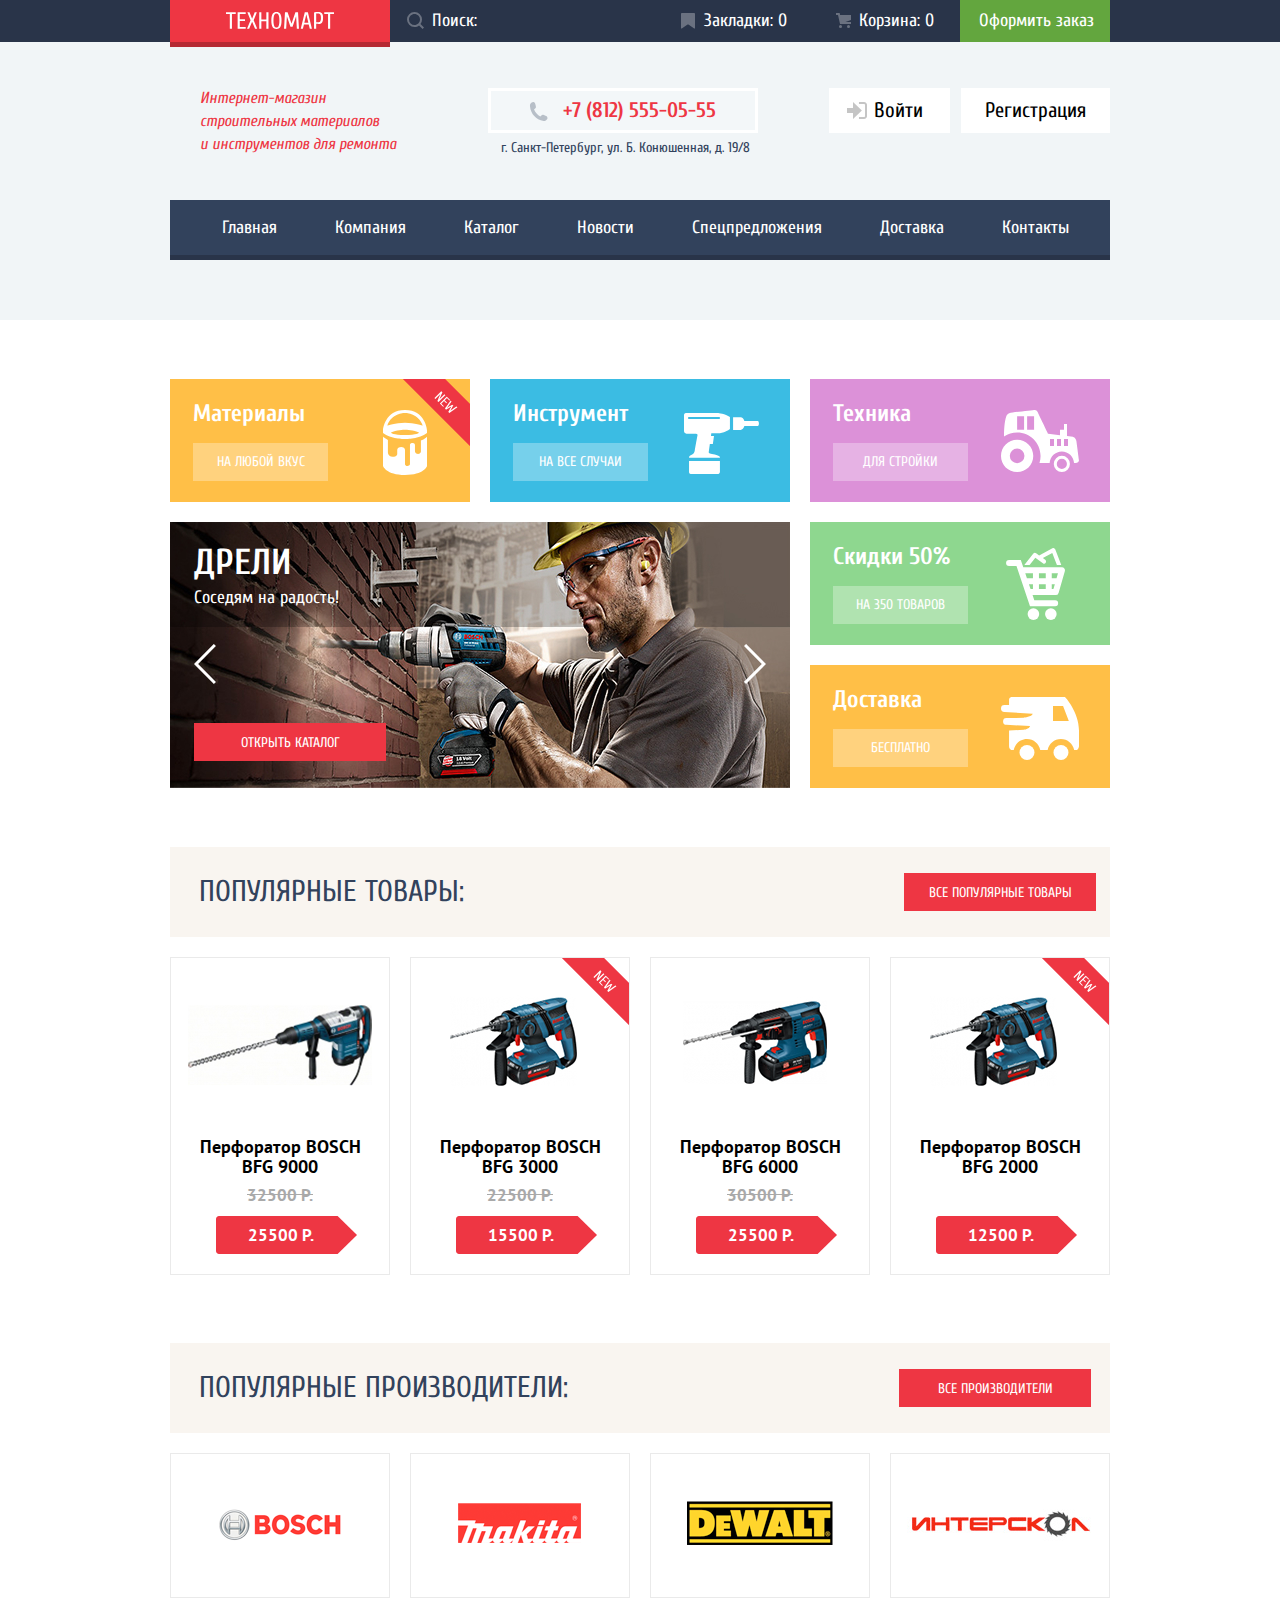
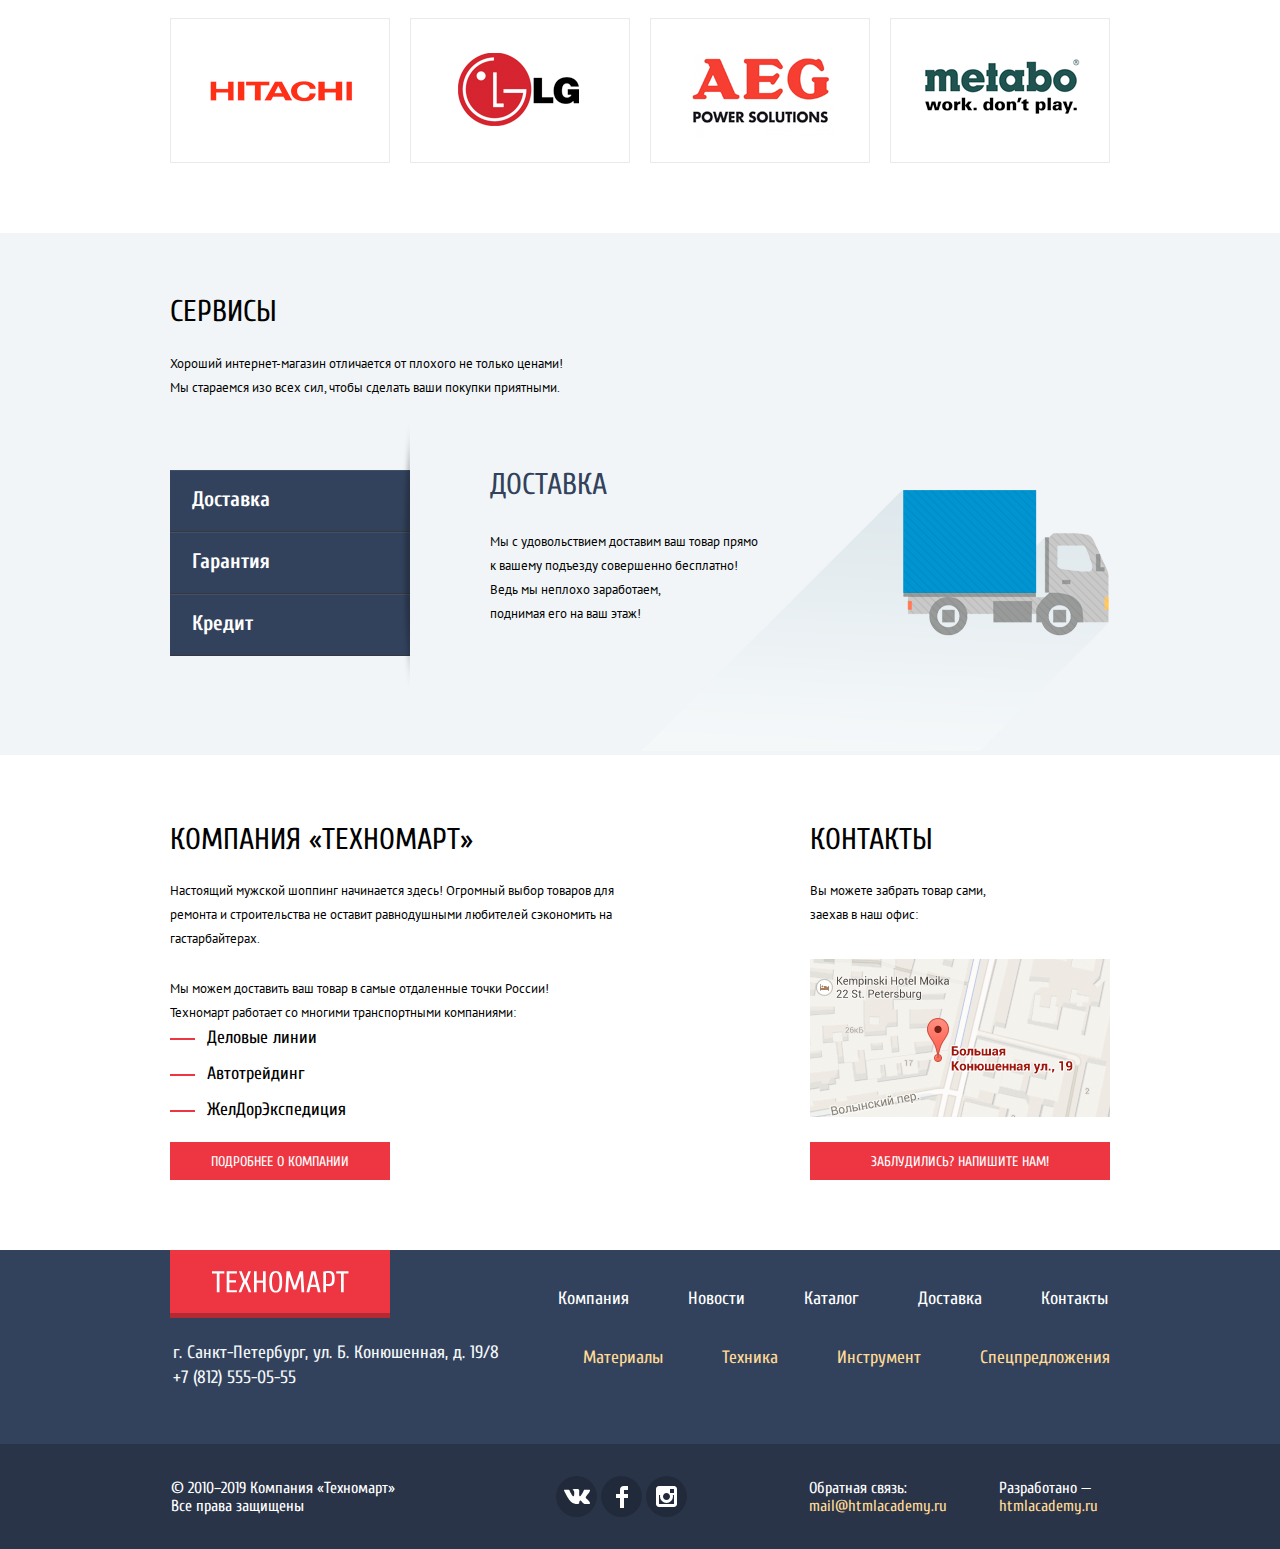
<file: index.html>
<!DOCTYPE html>
<html lang="ru" class="page">
  <head>
    <meta charset="utf-8">
    <title>HTML Academy: Техномарт</title>
    <link href="https://fonts.googleapis.com/css2?family=Cuprum:ital,wght@0,400;0,700;1,400&display=swap" rel="stylesheet">
    <link href="https://fonts.googleapis.com/css2?family=PT+Sans:wght@400;700&display=swap" rel="stylesheet">
    <link rel="stylesheet" href="css/normalize.css">
    <link rel="stylesheet" href="css/min.style.css">
  </head>
  <body class="page-body">
    <header class="header">
        <div class="header-top">
          <div class="header-container-top">
            <div class="logo">
              <a><img src="img/logo-technomart.svg" alt="логотип" width="108" height="18"></a>
            </div>
            <div class="search-field">
              <form action="https://echo.htmlacademy.ru/" class="search-form" method="get">
                <label for="search" class="visually-hidden">Поиск:</label>
                <input type="text" name="search" id="search" class="search-input" placeholder="Поиск:">
                <svg xmlns="http://www.w3.org/2000/svg" width="17" height="17" viewBox="0 0 17 17"><path fill="#ffffff" d="M17 15.586l-3.542-3.542A7.465 7.465 0 0 0 15 7.5 7.5 7.5 0 1 0 7.5 15c1.71 0 3.282-.579 4.544-1.542L15.586 17 17 15.586zM2 7.5C2 4.467 4.467 2 7.5 2 10.532 2 13 4.467 13 7.5c0 3.032-2.468 5.5-5.5 5.5A5.506 5.506 0 0 1 2 7.5z"/></svg>
              </form>
            </div>   
            <a href="#" class="bookmarks">Закладки: 0</a>
            <a href="#" class="shopping-cart">Корзина: 0</a>
            <a href="#" class="order-btn">Оформить заказ</a>        
          </div>          
        </div>
        <div class="header-middle">
          <div class="header-middle-wrapper">
            <div class="description-header">
              <p>Интернет-магазин строительных материалов<br>
                и инструментов для ремонта</p>
            </div>          
            <div class="contacts">
              <a href="tel:+78125550555" class="phone">+7 (812) 555-05-55</a>
              <svg xmlns="http://www.w3.org/2000/svg" width="19" height="19" viewBox="0 0 19 19"><path fill="#B7BFC8" d="M15.572 18.985h-.941c-4.129-.488-7.157-2.408-9.359-4.864C3.062 11.66 1.318 8.492.978 4.228V3.084c.078-.774.459-1.304.898-1.757C2.425.766 3.25.044 4.002.019c.554-.018 1.5.38 1.879.899.329.446.504 1.339.656 2.003.154.671.505 1.643.408 2.289-.148 1.007-1.487 1.434-1.879 2.166 1.307 3.135 3.443 5.439 6.293 7.031.715-.392 1.346-1.572 2.332-1.595.359-.009.818.178 1.184.286.402.121.75.275 1.104.408.596.224 1.648.521 2.004 1.021.365.513.57 1.356.49 1.879-.164 1.041-1.879 2.197-2.901 2.579z"/></svg>
              <p>г. Санкт-Петербург, ул. Б. Конюшенная, д. 19/8</p>
            </div>
            <div class="btn-menu-header">
              <ul class="btn-menu">
                <li>
                  <a href="#" class="btn-entrance">Войти</a>
                  <svg xmlns="http://www.w3.org/2000/svg" width="20" height="17" viewBox="0 0 20 17"><path fill="#c5c5c5" d="M14.875 8.5L6 0v6H0v5h6v6z"/><path fill="#c5c5c5" d="M16.986 15.01h-5.027V17h5.027c2.178 0 3.004-1.81 3.029-3.026V3.028C19.99 1.811 19.164 0 16.986 0h-5.027v1.99h5.027c.839 0 .992.681 1.01 1.057v10.904c-.017.376-.171 1.059-1.01 1.059z"/></svg>
                </li>
                <li>
                  <a href="#" class="btn-registration">Регистрация</a>
                </li>
              </ul>
            </div>
              
            
          </div>
        </div>
        <nav class="header-bottom">
          <ul class="nav-menu">
            <li>
              <a href="#" class="nav-item">Главная</a>
            </li>
            <li>
              <a href="#" class="nav-item">Компания</a>
            </li>
            <li>
              <a href="catalog.html" class="nav-item">Каталог</a>
            </li>
            <li>
              <a href="#" class="nav-item">Новости</a>
            </li>
            <li>
              <a href="#" class="nav-item">Спецпредложения</a>
            </li>
            <li>
              <a href="#" class="nav-item">Доставка</a>
            </li>
            <li>
              <a href="#" class="nav-item">Контакты</a>
            </li>
          </ul>
        </nav>       
    </header>
    <main>
      
        <section class="promo promo-grid">
        <div class="promo-item1 promo-item new">
          <p>Материалы </p>
          <a href="#" class="promo-btn">на любой вкус</a>

        </div>
        <div class="promo-item2 promo-item">
          <p>Инструмент </p>
          <a href="#" class="promo-btn">на все случаи</a>

        </div>
        <div class="promo-item3 promo-item">
          <p>Техника </p>
          <a href="#" class="promo-btn">для стройки</a>

        </div>
        <div class="promo-item4 promo-item">
          <p>Скидки 50% </p>
          <a href="#" class="promo-btn">на 350 товаров</a>

        </div>
        <div class="promo-item5 promo-item">
          <p>Доставка </p>
          <a href="#" class="promo-btn">бесплатно</a>

        </div>        
        <div class="slider">
            <ul class="slider-list slider-1 visually-hidden ">
              <li><h3 class="slide-title">Перфораторы</h3></li>
              <li><p class="slide-description">Настоящие мужские игрушки</p></li>
              <li><img src="img/slider-p.jpg" alt="Перфораторы" width="620" height="266"></li>
              <li><a href="catalog.html" class="button btn-catalog">Открыть каталог</a></li>
            </ul>                  
                     
            <ul class="slider-list slider-2 ">
              <li><h3 class="slide-title">Дрели</h3></li>
              <li><p class="slide-description">Соседям на радость!</p></li>
              <li><img src="img/slider-d.jpg" alt="Дрели" width="620" height="266"></li>
              <li><a href="catalog.html" class="button btn-catalog">Открыть каталог</a></li>
            </ul>
            
              <button type="button" class="btn-left slider-button-one"><img src="img/icon-left.svg" alt="левая кнопка" width="22" height="40"></button>
              <button type="button" class="btn-right slider-button-two"><img src="img/icon-right.svg" alt="правая кнопка" width="22" height="40"></button>
                      
          </div>            
        
      </section>
            
      <section class="catalog">
        <div class="catalog-title">
          <h2 class="popular-title">Популярные товары:</h2> 
          <div>
            <a href="#" class="button all-popular-item">Все популярные товары</a>
          </div>         
        </div>    
                 
        <div class="catalog-grid-main">
          <article class="catalog-item">
            <img src="img/b9000.jpg" alt="Перфоратор BOSCH BFG 9000" width="184" height="164" class="bosch9000">
            <h3>Перфоратор BOSCH<br>BFG 9000</h3>
            <p>32500 Р.</p>
            <a href="#" class="catalog-item-button">25500 Р.</a>
            <div class="hover-catalog-btn visually-hidden">
              <a href="#" class="btn-buy">Купить</a>
              <a href="#" class="btn-tab">В закладки</a>
            </div>
          </article>
          <article class="catalog-item new">
            <img src="img/b3000.jpg" alt="Перфоратор BOSCH BFG 3000" width="127" height="112" class="bosch3000">
            <h3>Перфоратор BOSCH<br>BFG 3000</h3>
            <p>22500 Р.</p>
            <a href="#" class="catalog-item-button">15500 Р.</a>
            <div class="hover-catalog-btn visually-hidden">
              <a href="#" class="btn-buy">Купить</a>
              <a href="#" class="btn-tab">В закладки</a>
            </div>
          </article>
          <article class="catalog-item">
            <img src="img/b6000.jpg" alt="Перфоратор BOSCH BFG 6000" width="144" height="128" class="bosch6000">
            <h3>Перфоратор BOSCH<br>BFG 6000</h3>
            <p>30500 Р.</p>
            <a href="#" class="catalog-item-button">25500 Р.</a>
            <div class="hover-catalog-btn visually-hidden">
              <a href="#" class="btn-buy">Купить</a>
              <a href="#" class="btn-tab">В закладки</a>
            </div>
          </article>
          <article class="catalog-item new">
            <img src="img/b2000.jpg" alt="Перфоратор BOSCH BFG 2000" width="127" height="112" class="bosch2000">
            <h3>Перфоратор BOSCH<br>BFG 2000</h3>
            <a href="#" class="catalog-item-button">12500 Р.</a>
            <div class="hover-catalog-btn visually-hidden">
              <a href="#" class="btn-buy">Купить</a>
              <a href="#" class="btn-tab">В закладки</a>
            </div>
          </article>
        </div>
        
      </section>

      <section class="popular-maker">
        <div class="popular-maker-menu">
          <h2 class="popular-title">Популярные производители:</h2>
          <div>
            <a href="catalog.html" class="button btn-catalog">Все производители</a>
          </div>
                    
        </div>
               
        <div class="grid-popular-maker">
          <div class="grid-item">
            <a href="#" class="popular-maker-item" >
              <img src="img/bosch.png" alt="bosch" width="126" height="37" class="img1" >
            </a>
          </div>
          <div class="grid-item">
            <a href="#" class="popular-maker-item">
              <img src="img/makita.png" alt="makita" width="123" height="40" class="img2">
            </a>
          </div>
          <div class="grid-item">
            <a href="#" class="popular-maker-item">
              <img src="img/dewolt.png" alt="dewolt" width="146" height="44" class="img3">
            </a>
          </div>
          <div class="grid-item">
            <a href="#" class="popular-maker-item">
              <img src="img/inter.png" alt="интерскол" width="200" height="88" class="img4">
            </a>
          </div>
          <div class="grid-item">
            <a href="#" class="popular-maker-item">
              <img src="img/hitachi.png" alt="hitachi" width="169" height="31" class="img5">
            </a>
          </div>
          <div class="grid-item">
            <a href="#" class="popular-maker-item">
              <img src="img/lg.png" alt="lg" width="121" height="73" class="img6">
            </a>
          </div>
          <div class="grid-item">
            <a href="#" class="popular-maker-item">
              <img src="img/aeg.png" alt="aeg" width="151" height="96" class="img7">
            </a>
          </div>
          <div class="grid-item">
            <a href="#" class="popular-maker-item">
              <img src="img/metabo.png" alt="metabo" width="204" height="69" class="img8">
            </a>
          </div>
        </div>        
      </section>

      <section class="serviсe">
        <div class="service-wrapper">
          <h3>Сервисы</h3>
          <p class="service-description">Хороший интернет-магазин отличается от плохого не только ценами!
            Мы стараемся изо всех сил, чтобы сделать ваши покупки приятными.</p>
            <div class="service-preference">
              <div>
                <ul class="preference-item">
                  <li><a href="#" class="delivery-link">Доставка</a></li>
                  <li><a href="#" class="guarantee-link">Гарантия</a></li>
                  <li><a href="#" class="credit-link">Кредит</a></li>
                </ul>
              </div>
                   
            
              <div class="delivery">                
                <h3>Доставка</h3>
                   <p>Мы с удовольствием доставим ваш товар прямо<br> 
                     к вашему подъезду совершенно бесплатно!<br>
                     Ведь мы неплохо заработаем,<br> 
                     поднимая его на ваш этаж!</p>
               </div>       
               <div class="guarantee visually-hidden">
                 <h3>Гарантия</h3>
                 <p>Если купленный у нас товар поломается или заискрит, <br>
                  а также в случае пожара, спровоцированного его<br> возгоранием,
                  вы всегда можете быть уверены в нашей<br> гарантии. Мы обменяем сгоревший товар на новый. <br>
                  Дом уж восстановите как-нибудь сами.</p>
               </div>
               <div class="credit visually-hidden">
                 <h3>Кредит</h3>
                 <p>Залезть в долговую яму стало проще!<br>
                 Кредитные консультанты придут вам на помощь.</p>
                 <a href="#" class="send-application-btn button">Отправить заявку</a>
               </div>      
            </div>
        </div>        
      </section>
             
      <section class="company-contacts">
        <div class="company-contacts-wrapper">
          <div class="description">
            <h2>КОМПАНИЯ «Техномарт»</h2>
            <p class="company-description">Настоящий мужской шоппинг начинается здесь! Огромный выбор товаров для<br>
             ремонта и строительства не оставит равнодушными любителей сэкономить на<br>
             гастарбайтерах.</p>
            
            <p class="delivery-description">Мы можем доставить ваш товар в самые отдаленные точки России!<br>
                Техномарт работает со многими транспортными компаниями:</p>
            <ul class="delivery-methods">
              <li>Деловые линии</li>
              <li>Автотрейдинг</li>
              <li>ЖелДорЭкспедиция</li>
            </ul>
            <a href="#" class="button details">Подробнее о компании</a>            
          </div>
          <div class="company-address">
            <h2>Контакты</h2>
            <p class="company-adress-description">Вы можете забрать товар сами,<br>
              заехав в наш офис:</p>
            <a href="https://www.google.ru/maps/?hl=ru" class="map-link"><img src="img/map.png" alt="карта" width="300" height="158"></a>
            <a href="" class="button write_us_button">Заблудились? Напишите нам!</a>
          </div>
        </div>
        
      </section>
      
      
    </main>
    <footer class="footer">
      
        <div class="footer-top">
          <div>
            <div class="logo-footer">
              <a><img src="img/logo-technomart2.svg" alt="логотип" width="138" height="23"></a>            
            </div>          
            <p>г. Санкт-Петербург, ул. Б. Конюшенная, д. 19/8<br>+7 (812) 555-05-55</p> 
            
          </div>
          <div>
            <nav class="main-footer-nav">
              <ul class="footer-main-menu">
                <li><a href="">Компания</a></li>
                <li><a href="">Новости</a></li>
                <li><a href="catalog.html">Каталог</a></li>
                <li><a href="">Доставка</a></li>
                <li><a href="">Контакты</a></li>                
              </ul>
            </nav>
            <nav class="product-footer-nav">
              <ul class="footer-product-menu">
                <li><a href="">Материалы</a></li>
                <li><a href="">Техника</a></li>
                <li><a href="">Инструмент</a></li>
                <li><a href="">Спецпредложения</a></li>
              </ul>
            </nav>
          </div>
          
        </div>
        <div class="footer-bottom">
          <div class="footer-bottom-wrapper">
            <div class="copyright">
              <p>© 2010–2019 Компания «Техномарт»<br>Все права защищены</p>
            </div>
            <div class="social">
              <ul>
                <li>
                  <a href="" class="social-button" aria-label="vk">
                    <svg xmlns="http://www.w3.org/2000/svg" width="26" height="15" viewBox="0 0 26 15"><path fill="#FFF" d="M16.138 11.51c.956-.309 2.18 2.04 3.483 2.939.978.681 1.727.534 1.727.534l3.473-.05s1.815-.112.957-1.554c-.071-.12-.503-1.069-2.585-3.022-2.177-2.043-1.882-1.712.739-5.244 1.597-2.153 2.236-3.468 2.036-4.028-.192-.539-1.365-.399-1.365-.399L20.69.713c-.381.001-.704.119-.851.515-.003.004-.621 1.666-1.445 3.079-1.741 2.989-2.436 3.148-2.724 2.961-.661-.433-.494-1.737-.494-2.664 0-2.897.432-4.105-.846-4.417-.427-.104-.739-.172-1.828-.182-1.392-.021-2.574 0-3.244.329-.445.223-.786.712-.579.74.26.035.843.16 1.155.586.401.552.389 1.789.389 1.789s.229 3.411-.54 3.834c-.528.29-1.25-.302-2.803-3.016-.793-1.388-1.392-2.922-1.392-2.922s-.116-.285-.326-.441c-.25-.185-.6-.244-.6-.244L.848.684S.29.7.085.946c-.182.218-.015.668-.015.668s2.909 6.881 6.203 10.347c3.02 3.182 6.452 2.971 6.452 2.971h1.555s.469-.054.709-.312c.224-.24.214-.691.214-.691s-.031-2.109.935-2.419z"/></svg>
                  </a>
                </li>
                <li>
                  <a href="" class="social-button" aria-label="facebook">
                    <svg xmlns="http://www.w3.org/2000/svg" width="12" height="22" viewBox="0 0 12 22"><path fill="#FFF" d="M12 4V0H8a4 4 0 0 0-4 4v4H0v4h4v10h4V12h4V8H8V4h4z"/></svg>
                  </a>
                </li>
                <li>
                  <a href="" class="social-button" aria-label="instagram">
                    <svg xmlns="http://www.w3.org/2000/svg" width="21" height="21" viewBox="0 0 21 21"><path fill="#FFF" d="M18 0H3C1.35 0 0 1.35 0 3v15c0 1.65 1.35 3 3 3h15c1.65 0 3-1.35 3-3V3c0-1.65-1.35-3-3-3zm-7.5 7c1.93 0 3.5 1.57 3.5 3.5S12.43 14 10.5 14 7 12.43 7 10.5 8.57 7 10.5 7zM18 18H3V9h1.181A6.504 6.504 0 0 0 4 10.5a6.5 6.5 0 1 0 13 0 6.45 6.45 0 0 0-.181-1.5H18v9zm0-11h-4V3h4v4z"/></svg>
                  </a>
                </li>                              
              </ul>              
            </div>
            <div class="feedback">
              <p>Обратная связь:</p><a href="#" class="feedback-email">mail@htmlacademy.ru</a>
            </div>
            <div class="developer">
              <p>Разработано —</p><a href="https://htmlacademy.ru/intensive/htmlcss" class="site-developer">htmlacademy.ru</a>
            </div>
          </div>          
        </div>      
    </footer>

    <section class="write_us modal-feedback">
      <button type="button" class="button-close">
        <svg enable-background="new 0 0 21 21" height="21" viewBox="0 0 21 21" width="21" xmlns="http://www.w3.org/2000/svg"><path d="m13.273 10.5 7.422-7.422c.389-.389.389-1.025 0-1.414l-1.359-1.359c-.389-.389-1.025-.389-1.414 0l-7.422 7.422-7.422-7.422c-.389-.389-1.025-.389-1.414 0l-1.359 1.359c-.389.389-.389 1.025 0 1.414l7.422 7.422-7.421 7.422c-.389.389-.389 1.025 0 1.414l1.359 1.359c.389.389 1.025.389 1.414 0l7.422-7.422 7.422 7.422c.389.389 1.025.389 1.414 0l1.359-1.359c.389-.389.389-1.025 0-1.414z" fill="#ee3643"/></svg>
      </button>
      <form action="https://echo.htmlacademy.ru/" method="post" class="feedback-form">
        <p class="feedback-item">
          <label for="popup-name">Ваше имя:</label>
          <input type="text" name="name" id="popup-name" placeholder="Имя Фамилия" > 
        </p>
        <p class="feedback-item">
          <label for="popup-email">Ваш e-mail:</label>
          <input type="password" name="password" id="popup-email" placeholder="email@example.com">
        </p>
        <p class="feedback-item">
          <label for="popup-description">Текст письма:</label>
          <textarea name="description" id="popup-description" placeholder="В свободной форме"></textarea>
        </p> 
        <div class="feedback-button"> 
          <button type="submit" class="button">Отправить</button>
        </div>              
      </form>
      
      
    </section>
    <section class="modal modal-map">
      <button type="button" class="map-button-close">
        <svg enable-background="new 0 0 21 21" height="21" viewBox="0 0 21 21" width="21" xmlns="http://www.w3.org/2000/svg"><path d="m13.273 10.5 7.422-7.422c.389-.389.389-1.025 0-1.414l-1.359-1.359c-.389-.389-1.025-.389-1.414 0l-7.422 7.422-7.422-7.422c-.389-.389-1.025-.389-1.414 0l-1.359 1.359c-.389.389-.389 1.025 0 1.414l7.422 7.422-7.421 7.422c-.389.389-.389 1.025 0 1.414l1.359 1.359c.389.389 1.025.389 1.414 0l7.422-7.422 7.422 7.422c.389.389 1.025.389 1.414 0l1.359-1.359c.389-.389.389-1.025 0-1.414z" fill="#ee3643"/></svg>
      </button>
      <iframe src="https://www.google.com/maps/embed?pb=!1m18!1m12!1m3!1d499.64976571323854!2d30.3225361292839!3d59.93879487065995!2m3!1f0!2f0!3f0!3m2!1i1024!2i768!4f13.1!3m3!1m2!1s0x4696310fca5ba729%3A0xea9c53d4493c879f!2z0JHQvtC70YzRiNCw0Y8g0JrQvtC90Y7RiNC10L3QvdCw0Y8g0YPQuy4sIDE5LCDQodCw0L3QutGCLdCf0LXRgtC10YDQsdGD0YDQsywgMTkxMTg2!5e0!3m2!1sru!2sru!4v1592556136982!5m2!1sru!2sru" width="943" height="449"  style="border:0;" allowfullscreen="" aria-hidden="false" tabindex="0"></iframe>
      
    </section> 
    
    <script src="js/min.script.js"></script>
  </body>
</html>
</file>
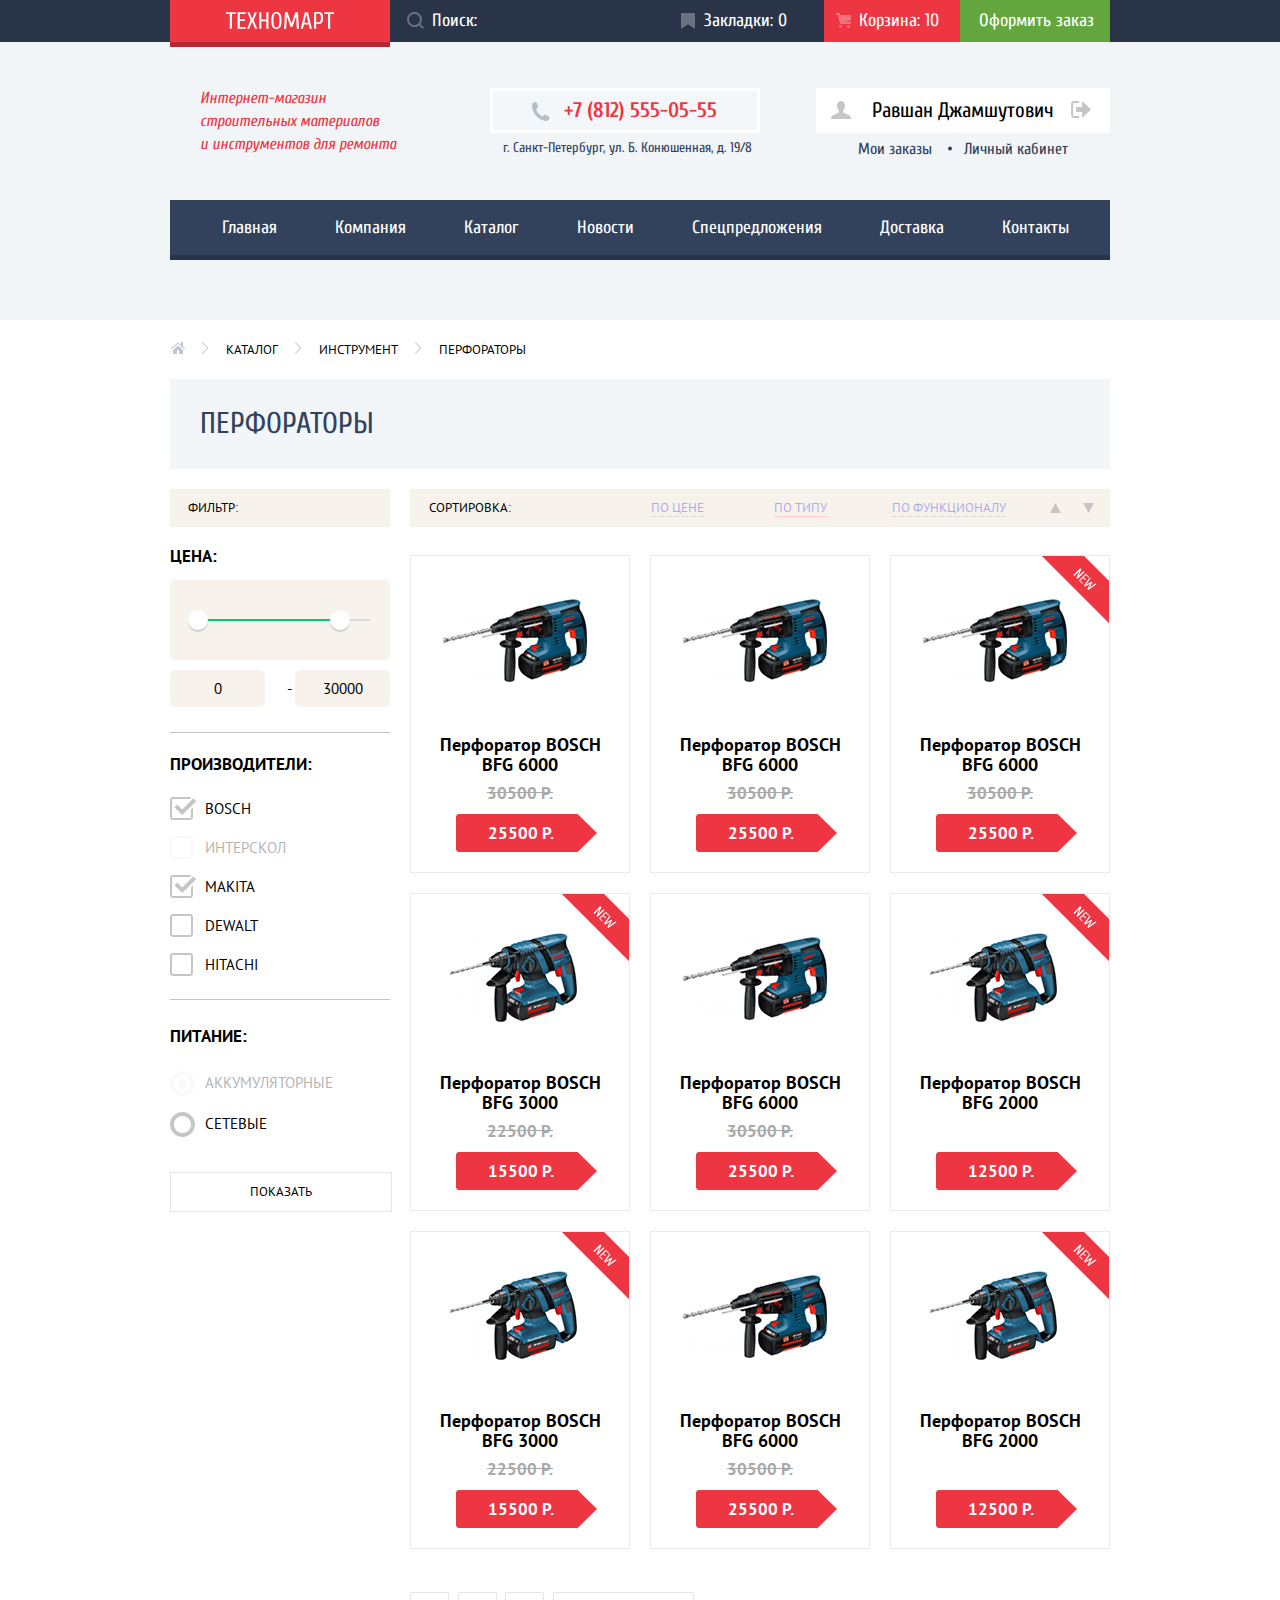
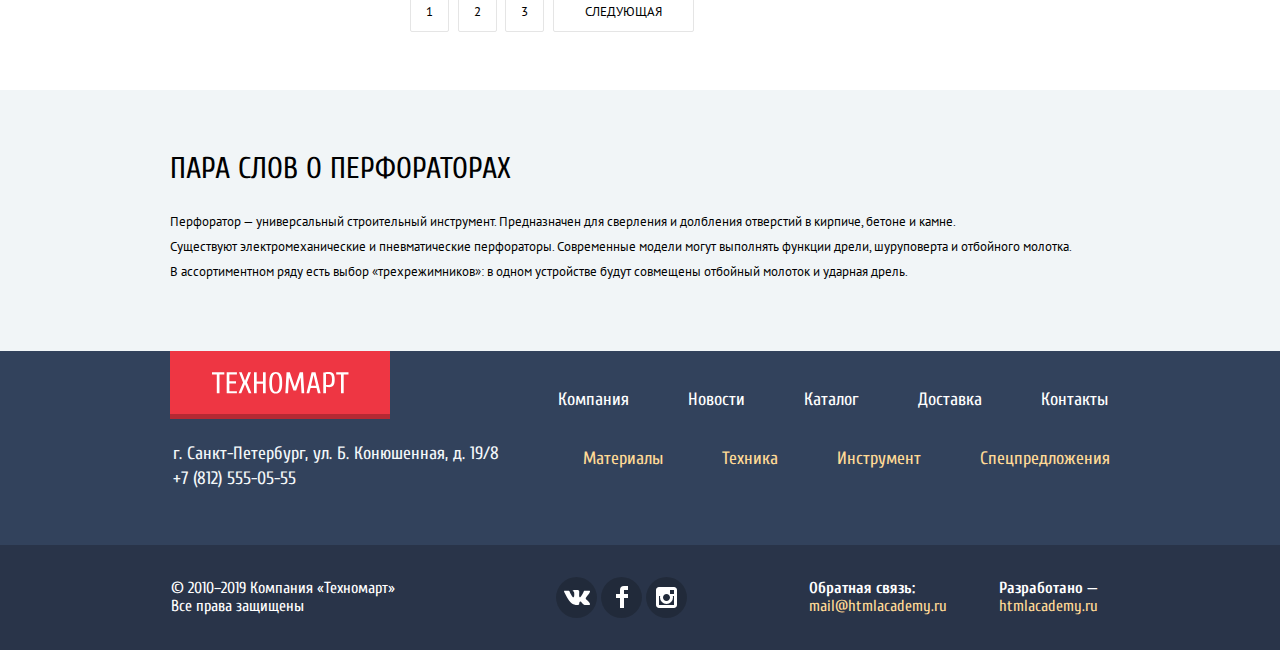
<file: catalog.html>
<!DOCTYPE html>
<html lang="ru" class="page">
<head>
    <meta charset="UTF-8">
    <title>HTML Academy: Техномарт</title>
    <link href="https://fonts.googleapis.com/css2?family=Cuprum:ital,wght@0,400;0,700;1,400&display=swap" rel="stylesheet">
    <link href="https://fonts.googleapis.com/css2?family=PT+Sans:wght@400;700&display=swap" rel="stylesheet">
    <link rel="stylesheet" href="css/normalize.css">
    <link rel="stylesheet" href="css/min.style.css">
</head>
<body class="page-body">
    <header class="header">             
        <div class="header-top">
          <div class="header-container-top">
            <div class="logo">
              <a href="index.html"><img src="img/logo-technomart.svg" alt="логотип" width="108" height="18"></a>
            </div>
            <div class="search-field">
              <form action="https://echo.htmlacademy.ru/" class="search-form" method="get">
                <label for="search" class="visually-hidden">Поиск:</label>
                <input type="text" name="search" id="search" class="search-input" placeholder="Поиск:">
                <svg xmlns="http://www.w3.org/2000/svg" width="17" height="17" viewBox="0 0 17 17"><path fill="#ffffff" d="M17 15.586l-3.542-3.542A7.465 7.465 0 0 0 15 7.5 7.5 7.5 0 1 0 7.5 15c1.71 0 3.282-.579 4.544-1.542L15.586 17 17 15.586zM2 7.5C2 4.467 4.467 2 7.5 2 10.532 2 13 4.467 13 7.5c0 3.032-2.468 5.5-5.5 5.5A5.506 5.506 0 0 1 2 7.5z"/></svg>
              </form>
            </div>   
            
            <a href="#" class="bookmarks">Закладки: 0</a>
            <a href="#" class="shopping-cart shopping-cart-catalog">Корзина: 10</a>
            <a href="#" class="order-btn">Оформить заказ</a>
            
          </div>
          </div>
          <div class="header-middle">
            <div class="header-middle-wrapper">
              <div class="description-header">
                <p>Интернет-магазин строительных материалов<br> и инструментов для ремонта</p>
              </div>          
              <div class="contacts">
                <a href="tel:+78125550555" class="phone">+7 (812) 555-05-55</a>
                <svg xmlns="http://www.w3.org/2000/svg" width="19" height="19" viewBox="0 0 19 19"><path fill="#B7BFC8" d="M15.572 18.985h-.941c-4.129-.488-7.157-2.408-9.359-4.864C3.062 11.66 1.318 8.492.978 4.228V3.084c.078-.774.459-1.304.898-1.757C2.425.766 3.25.044 4.002.019c.554-.018 1.5.38 1.879.899.329.446.504 1.339.656 2.003.154.671.505 1.643.408 2.289-.148 1.007-1.487 1.434-1.879 2.166 1.307 3.135 3.443 5.439 6.293 7.031.715-.392 1.346-1.572 2.332-1.595.359-.009.818.178 1.184.286.402.121.75.275 1.104.408.596.224 1.648.521 2.004 1.021.365.513.57 1.356.49 1.879-.164 1.041-1.879 2.197-2.901 2.579z"/></svg>
                <p>г. Санкт-Петербург, ул. Б. Конюшенная, д. 19/8</p>
              </div>
              
              <div class="login-field">
                <a href="#" class="login">Равшан Джамшутович</a>
                <a href="#" class="profile"><svg xmlns="http://www.w3.org/2000/svg" width="20" height="18" viewBox="0 0 20 18"><path fill="#c5c5c5" d="M17.881 14.166c-2.144-.735-4.256-1.666-5.207-2.39-.657-.501-.77-1.618-.517-2.415 1.118-.903 1.864-2.477 1.864-4.278C14.021 2.276 12.221 0 10 0S5.979 2.276 5.979 5.083c0 1.801.746 3.374 1.863 4.277.253.798.141 1.915-.517 2.416-.95.724-3.063 1.654-5.207 2.39S0 18 0 18h20s.025-3.099-2.119-3.834z"/></svg></a>
                <a href="#" class="btn-exit"><svg xmlns="http://www.w3.org/2000/svg" width="21" height="17" viewBox="0 0 21 17"><g fill="#c5c5c5"><path fill="#c5c5c5" d="M21 8.5L12.125 0v6h-6v5h6v6z"/><path fill="#c5c5c5" d="M3.106 13.952V3.048c.018-.376.171-1.057 1.01-1.057h5.027V0H4.116C1.938 0 1.112 1.81 1.087 3.027v10.946C1.112 15.189 1.938 17 4.116 17h5.027v-1.99H4.116c-.839 0-.992-.683-1.01-1.058z"/></g></svg></a>
                <div class="personal-field">
                  <ul class="personal-area">
                    <li>
                      <a href="#" class="btn-enter">Мои заказы</a>                    
                    </li>
                    <li>
                      <a href="#" class="btn-lk">Личный кабинет</a>
                    </li>
                  </ul>
                  <svg width="4" height="5" viewBox="0 0 4 5" fill="none" xmlns="http://www.w3.org/2000/svg">
                    <path fill-rule="evenodd" clip-rule="evenodd" d="M2.00023 0.494136C3.09715 0.494136 3.98643 1.38356 3.98643 2.4801C3.98643 3.57757 3.09715 4.46646 2.00023 4.46646C0.903104 4.46646 0.013898 3.57757 0.013898 2.4801C0.013898 1.38356 0.903104 0.494136 2.00023 0.494136Z" fill="white"/>
                    <path fill-rule="evenodd" clip-rule="evenodd" d="M2.00023 0.494136C3.09715 0.494136 3.98643 1.38356 3.98643 2.4801C3.98643 3.57757 3.09715 4.46646 2.00023 4.46646C0.903104 4.46646 0.013898 3.57757 0.013898 2.4801C0.013898 1.38356 0.903104 0.494136 2.00023 0.494136Z" fill="#32425C"/>
                  </svg>
                  </div>                    
              </div> 
                     
             </div>    
        </div>
        <nav class="header-bottom">
          <ul class="nav-menu">
            <li>
              <a href="index.html" class="nav-item">Главная</a>
            </li>
            <li>
              <a href="#" class="nav-item">Компания</a>
            </li>
            <li>
              <a href="#" class="nav-item">Каталог</a>
            </li>
            <li>
              <a href="#" class="nav-item">Новости</a>
            </li>
            <li>
              <a href="#" class="nav-item">Спецпредложения</a>
            </li>
            <li>
              <a href="#" class="nav-item">Доставка</a>
            </li>
            <li>
              <a href="#" class="nav-item">Контакты</a>
            </li>
          </ul>
        </nav>      
        
      </header>
      <main>
          <section class="catalog">
            
              <ul class="root-structure">
                  <li><a href="">Каталог</a></li>
                  <li><a href="">Инструмент</a></li>
                  <li><a href="">Перфораторы</a></li>
              </ul>
              <div class="title-catalog">
                <h2>Перфораторы</h2>
              </div>                     
                <div class="catalog-container">
                  <div class="filter-wrapper">
                    <aside class="filter">                    
                        <div class="sort filter-sort">
                          <p>Фильтр:</p>
                        </div>
                      
                      <form action="https://echo.htmlacademy.ru/" method="get">
                        
                          <fieldset class="filter-item">
                            <legend>Цена:</legend>                
                            <div class="range-filter">
                              <div class="range-control">
                                <div class="scale">
                                  <div class="bar"></div>
                                </div>
                                <div class="toggle toggle-min"></div>
                                <div class="toggle toggle-max"></div>
                              </div>
                              <div class="price-control">
                                <label class="min-price">
                                  <input type="number" name="min-price" value="0">
                                </label>
                                <label class="max-price">
                                  - <input type="number" name="max-price" value="30000">
                                </label>
                              </div>
                            </div>                           
                                            
                          </fieldset>
                        
                          <fieldset class="filter-item filter-checkbox">                   
                            <legend>Производители:</legend>
                            <ul class="checkbox-item">
                              <li>
                                <input type="checkbox" name="bosch" id="filter-bosch" checked class="visually-hidden">
                                <label for="filter-bosch" class="checked">Bosch</label>                                                                
                              </li>
                              <li>
                                <input type="checkbox" name="interskol" id="filter-interskol" class="visually-hidden">
                                <label for="filter-interskol" class="no_checked disabled">Интерскол</label>                                
                              </li>
                              <li>
                                <input type="checkbox" name="makita" id="filter-makita" checked class="visually-hidden checked">
                                <label for="filter-makita" class="checked">Makita</label>                                
                              </li>
                              <li>
                                <input type="checkbox" name="dewalt" id="filter-dewalt" class="visually-hidden">
                                <label for="filter-dewalt" class="no_checked">Dewalt</label>                                
                              </li>
                              <li>
                                <input type="checkbox" name="hitachi" id="filter-hitachi" class="visually-hidden">
                                <label for="filter-hitachi" class="no_checked">Hitachi</label>                                
                              </li>
                            </ul>

                          </fieldset> 
                          <fieldset class="filter-item filter-radio">
                            <legend>Питание:</legend>
                            <ul class="radio-item">
                              <li>
                                <input type="radio" name="power" id="acc" checked class="visually-hidden" >
                                <label for="acc" class="checked disabled">Аккумуляторные</label>
                              </li>
                              <li>
                                <input type="radio" name="power" id="wire" class="visually-hidden">
                                <label for="wire" class="no_checked ">Сетевые</label>
                              </li>
                            </ul>
                          </fieldset> 
                          <button type="submit" class="filter-btn">Показать</button>
                      </form>            
                    </aside>           
                </div>        
                <div class="catalog-wrapper">      
                    <div class="sort catalog-sort">
                      <p>Сортировка:</p>
                      <ul class="sort-area">
                        <li><a href="#">По цене</a></li>
                        <li><a href="#">По типу</a></li>
                        <li><a href="#">По функционалу</a></li>                        
                      </ul>
                      <a href="#" aria-label="up-direrection"><svg class="up-dir" xmlns="http://www.w3.org/2000/svg" width="11" height="10" viewBox="0 0 11 10"><path fill="#231F20" d="M5.5 0L0 10h11z"/></svg></a>
                      <a href="#" aria-label="down-direction"><svg class="down-dir" xmlns="http://www.w3.org/2000/svg" width="11" height="10" viewBox="0 0 11 10"><path fill="#231F20" d="M5.5 10L0 0h11"/></svg></a>
                    </div> 
                    <div class="catalog-grid">
                      <article class="catalog-item">
                        <img src="img/b6000.jpg" alt="Перфоратор BOSCH BFG 6000" width="144" height="128" class="bosch6000">
                          <h3>Перфоратор BOSCH<br>BFG 6000</h3>
                          <p>30500 Р.</p>
                          <a href="#" class="catalog-item-button">25500 Р.</a>
                          <div class="hover-catalog-btn visually-hidden">
                            <a href="#" class="btn-buy">Купить</a>
                            <a href="#" class="btn-tab">В закладки</a>
                          </div>
                      </article>
                      <article class="catalog-item">
                        <img src="img/b6000.jpg" alt="Перфоратор BOSCH BFG 6000" width="144" height="128" class="bosch6000">
                        <h3>Перфоратор BOSCH<br>BFG 6000</h3>
                        <p>30500 Р.</p>
                        <a href="#" class="catalog-item-button">25500 Р.</a>
                        <div class="hover-catalog-btn visually-hidden">
                          <a href="#" class="btn-buy">Купить</a>
                          <a href="#" class="btn-tab">В закладки</a>
                        </div>
                    </article>
                    <article class="catalog-item new">
                        <img src="img/b6000.jpg" alt="Перфоратор BOSCH BFG 6000" width="144" height="128" class="bosch6000">
                        <h3>Перфоратор BOSCH<br>BFG 6000</h3>
                        <p>30500 Р.</p>
                        <a href="#" class="catalog-item-button">25500 Р.</a>
                        <div class="hover-catalog-btn visually-hidden">
                          <a href="#" class="btn-buy">Купить</a>
                          <a href="#" class="btn-tab">В закладки</a>
                        </div>
                    </article>
                    <article class="catalog-item new">
                      <img src="img/b3000.jpg" alt="Перфоратор BOSCH BFG 3000" width="127" height="112" class="bosch3000">
                        <h3>Перфоратор BOSCH<br>BFG 3000</h3>
                        <p>22500 Р.</p>
                        <a href="#" class="catalog-item-button">15500 Р.</a>
                        <div class="hover-catalog-btn visually-hidden">
                          <a href="#" class="btn-buy">Купить</a>
                          <a href="#" class="btn-tab">В закладки</a>
                        </div>
                    </article>
                    <article class="catalog-item">
                        <img src="img/b6000.jpg" alt="Перфоратор BOSCH BFG 6000" width="144" height="128" class="bosch6000">
                        <h3>Перфоратор BOSCH<br>BFG 6000</h3>
                        <p>30500 Р.</p>
                        <a href="#" class="catalog-item-button">25500 Р.</a>
                        <div class="hover-catalog-btn visually-hidden">
                          <a href="#" class="btn-buy">Купить</a>
                          <a href="#" class="btn-tab">В закладки</a>
                        </div>
                    </article>
                    <article class="catalog-item new">
                        <img src="img/b2000.jpg" alt="Перфоратор BOSCH BFG 2000" width="127" height="112" class="bosch2000">
                        <h3>Перфоратор BOSCH<br>BFG 2000</h3>
                        <a href="#" class="catalog-item-button">12500 Р.</a>
                        <div class="hover-catalog-btn visually-hidden">
                          <a href="#" class="btn-buy">Купить</a>
                          <a href="#" class="btn-tab">В закладки</a>
                        </div>
                    </article>
                    <article class="catalog-item new">
                      <img src="img/b3000.jpg" alt="Перфоратор BOSCH BFG 3000" width="127" height="112" class="bosch3000">
                        <h3>Перфоратор BOSCH<br>BFG 3000</h3>
                        <p>22500 Р.</p>
                        <a href="#" class="catalog-item-button">15500 Р.</a>
                        <div class="hover-catalog-btn visually-hidden">
                          <a href="#" class="btn-buy">Купить</a>
                          <a href="#" class="btn-tab">В закладки</a>
                        </div>
                    </article>
                    <article class="catalog-item">
                        <img src="img/b6000.jpg" alt="Перфоратор BOSCH BFG 6000" width="144" height="128" class="bosch6000">
                        <h3>Перфоратор BOSCH<br>BFG 6000</h3>
                        <p>30500 Р.</p>
                        <a href="#" class="catalog-item-button">25500 Р.</a>
                        <div class="hover-catalog-btn visually-hidden">
                          <a href="#" class="btn-buy">Купить</a>
                          <a href="#" class="btn-tab">В закладки</a>
                        </div>
                    </article>
                    <article class="catalog-item new">
                        <img src="img/b2000.jpg" alt="Перфоратор BOSCH BFG 2000" width="127" height="112" class="bosch2000">
                        <h3>Перфоратор BOSCH<br>BFG 2000</h3>
                        <a href="#" class="catalog-item-button">12500 Р.</a>
                        <div class="hover-catalog-btn visually-hidden">
                          <a href="#" class="btn-buy">Купить</a>
                          <a href="#" class="btn-tab">В закладки</a>
                        </div>
                    </article>                  
                    </div> 
                    <div class="sort-page">
                      <a href="#" class="sort-page-item">1</a>
                      <a href="#" class="sort-page-item">2</a>
                      <a href="#" class="sort-page-item">3</a>
                      <a href="#" class="sort-page-item next-page">Следующая</a>
                    </div> 
                </div>                  
              </div>      
               
            </section>
           
            <section class="definition">
              <h2 class="visually-hidden">О перфораторах</h2>
              <div class="definition-wrapper">
                <dl>
                  <dt>ПАРА СЛОВ О ПЕРФОРАТОРАХ</dt>
                  <dd><p>
                    Перфоратор — универсальный строительный инструмент.
                    Предназначен для сверления и долбления отверстий в кирпиче, бетоне и камне.<br>
                   Существуют электромеханические и пневматические перфораторы.
                   Современные модели могут выполнять функции дрели, шуруповерта и отбойного молотка. 
                   В ассортиментном ряду есть выбор «трехрежимников»: в одном устройстве будут совмещены 
                   отбойный молоток и ударная дрель.
                  </p></dd>
                </dl>
              </div>              
            </section>
            
      </main>
      <footer class="footer">
      
        <div class="footer-top">
          <div>
            <div class="logo-footer">
              <a href="index.html"><img src="img/logo-technomart2.svg" alt="логотип" width="138" height="23"></a>            
            </div>          
            <p>г. Санкт-Петербург, ул. Б. Конюшенная, д. 19/8<br>+7 (812) 555-05-55</p>             
          </div>
          <div>
            <nav class="main-footer-nav">
              <ul class="footer-main-menu">
                <li><a href="">Компания</a></li>
                <li><a href="">Новости</a></li>
                <li><a href="catalog.html">Каталог</a></li>
                <li><a href="">Доставка</a></li>
                <li><a href="">Контакты</a></li>
              </ul>
            </nav>
            <nav class="product-footer-nav">
              <ul class="footer-product-menu">
                <li><a href="">Материалы</a></li>
                <li><a href="">Техника</a></li>
                <li><a href="">Инструмент</a></li>
                <li><a href="">Спецпредложения</a></li>
              </ul>
            </nav>
          </div>
          
        </div>
        <div class="footer-bottom">
          <div class="footer-bottom-wrapper">
            <div class="copyright">
              <p>© 2010–2019 Компания «Техномарт»<br>Все права защищены</p>
            </div>
            <div class="social">
              <ul>
                <li>
                  <a href="" class="social-button" aria-label="vk">
                    <svg xmlns="http://www.w3.org/2000/svg" width="26" height="15" viewBox="0 0 26 15"><path fill="#FFF" d="M16.138 11.51c.956-.309 2.18 2.04 3.483 2.939.978.681 1.727.534 1.727.534l3.473-.05s1.815-.112.957-1.554c-.071-.12-.503-1.069-2.585-3.022-2.177-2.043-1.882-1.712.739-5.244 1.597-2.153 2.236-3.468 2.036-4.028-.192-.539-1.365-.399-1.365-.399L20.69.713c-.381.001-.704.119-.851.515-.003.004-.621 1.666-1.445 3.079-1.741 2.989-2.436 3.148-2.724 2.961-.661-.433-.494-1.737-.494-2.664 0-2.897.432-4.105-.846-4.417-.427-.104-.739-.172-1.828-.182-1.392-.021-2.574 0-3.244.329-.445.223-.786.712-.579.74.26.035.843.16 1.155.586.401.552.389 1.789.389 1.789s.229 3.411-.54 3.834c-.528.29-1.25-.302-2.803-3.016-.793-1.388-1.392-2.922-1.392-2.922s-.116-.285-.326-.441c-.25-.185-.6-.244-.6-.244L.848.684S.29.7.085.946c-.182.218-.015.668-.015.668s2.909 6.881 6.203 10.347c3.02 3.182 6.452 2.971 6.452 2.971h1.555s.469-.054.709-.312c.224-.24.214-.691.214-.691s-.031-2.109.935-2.419z"/></svg>
                  </a>
                </li>
                <li>
                  <a href="" class="social-button" aria-label="facebook">
                    <svg xmlns="http://www.w3.org/2000/svg" width="12" height="22" viewBox="0 0 12 22"><path fill="#FFF" d="M12 4V0H8a4 4 0 0 0-4 4v4H0v4h4v10h4V12h4V8H8V4h4z"/></svg>
                  </a>
                </li>
                <li>
                  <a href="" class="social-button" aria-label="instagram">
                    <svg xmlns="http://www.w3.org/2000/svg" width="21" height="21" viewBox="0 0 21 21"><path fill="#FFF" d="M18 0H3C1.35 0 0 1.35 0 3v15c0 1.65 1.35 3 3 3h15c1.65 0 3-1.35 3-3V3c0-1.65-1.35-3-3-3zm-7.5 7c1.93 0 3.5 1.57 3.5 3.5S12.43 14 10.5 14 7 12.43 7 10.5 8.57 7 10.5 7zM18 18H3V9h1.181A6.504 6.504 0 0 0 4 10.5a6.5 6.5 0 1 0 13 0 6.45 6.45 0 0 0-.181-1.5H18v9zm0-11h-4V3h4v4z"/></svg>
                  </a>
                </li>
              </ul>              
            </div>
            <div class="feedback">
              <b>Обратная связь:</b><a href="#" class="feedback-email">mail@htmlacademy.ru</a>
            </div>
            <div class="developer">
              <b>Разработано —</b><a href="https://htmlacademy.ru/intensive/htmlcss" class="site-developer">htmlacademy.ru</a>
            </div>
          </div>          
        </div>      
    </footer>
      <section class="modal form-order">
        <button type="button" class="close_form_order">
          <svg enable-background="new 0 0 21 21" height="21" viewBox="0 0 21 21" width="21" xmlns="http://www.w3.org/2000/svg"><path d="m13.273 10.5 7.422-7.422c.389-.389.389-1.025 0-1.414l-1.359-1.359c-.389-.389-1.025-.389-1.414 0l-7.422 7.422-7.422-7.422c-.389-.389-1.025-.389-1.414 0l-1.359 1.359c-.389.389-.389 1.025 0 1.414l7.422 7.422-7.421 7.422c-.389.389-.389 1.025 0 1.414l1.359 1.359c.389.389 1.025.389 1.414 0l7.422-7.422 7.422 7.422c.389.389 1.025.389 1.414 0l1.359-1.359c.389-.389.389-1.025 0-1.414z" fill="#ee3643"/></svg>
        </button>
        <p>Товар добавлен в корзину!</p> 
        <div class="form-order-button">
          <a href="#" class="button">Оформить заказ</a>
          <a href="#" class="button2">Продолжить покупки</a>
        </div>                
      </section>
      <script src="js/min.script.js"></script>
</body>
</html>
</file>
<file: css/min.style.css>
:root{--basic-background:#F1F5F7;--basic-white:#FFF;--basic-light-grey:#EAEAEA;--basic-grey:#F9F5F0;--grey:#F2F6F8;--filter-background:#F7F3EC;--hover-active:#c5c5c5;--hover-grey:#b5b5b5;--basic-white-transparent:rgba(0,0,0,0.0001);--basic-extra-dark-blue:#293449;--basic-dark-blue:#32425C;--dark-blue-active:#161D29;--basic-red:#EE3643;--hover-focus:#BA2732;--basic-green:#63A63E;--basic-light-green:#8ED78F;--hover-green:#5FBB2D;--active-green:#518534;--basic-black:#000;--basic-orange:#FFBF47;--basic-light-orange:#FFD180;--basic-light-blue:#3BBCE3;--basic-violet:#DC91D8;--link-orange:#FFDA96;--old-price:#A9A9A9}*,::after,::before{box-sizing:border-box}body{min-width:960px;margin:0;padding:0;font-family:'Cuprum',Arial,sans-serif;font-weight:400;font-style:normal;color:var(--basic-white);background-color:var(--basic-white)}a{text-decoration:none}img{max-width:100%;height:auto}.page{height:100%}.page-body{min-height:100%;display:grid;grid-template-rows:min-content 1fr min-content}.header{background-color:var(--basic-background);margin-bottom:59px}.header-bottom a,.footer-container a,.header-container-top a{color:var(--basic-white)}.header-top{font-size:18px;line-height:24px;background-color:var(--basic-extra-dark-blue)}.logo{width:220px;height:47px;background-color:var(--basic-red);box-shadow:inset 0 -5px 0 rgba(0,0,0,0.24);text-align:center;margin-bottom:-5px;padding-top:12px}.logo-footer{width:220px;height:68px;background-color:var(--basic-red);box-shadow:inset 0 -5px 0 rgba(0,0,0,0.24);text-align:center;margin-bottom:-5px;padding-top:20px}.logo:active{background-color:var(--hover-focus)}.header-container-top{display:flex;width:940px;margin:0 auto;flex-wrap:wrap}.header-container-top .bookmarks,.header-container-top .shopping-cart,.header-container-top .order-btn{display:block}.bookmarks{width:163px;padding-top:9px;padding-left:43px}.shopping-cart{width:136px;padding-left:35px;padding-top:9px}.order-btn{width:150px;padding-top:9px;padding-left:19px}.shopping-cart-catalog{background-color:var(--basic-red)}.order-btn{background-color:var(--basic-green)}.order-btn:hover{background-color:var(--hover-green)}.order-btn:active{opacity:.5}.search-field{position:relative}.bookmarks,.shopping-cart{position:relative}.bookmarks::before{content:"";position:absolute;width:14px;height:16px;background-image:url(../img/icon-bookmark.svg);left:20px;top:13px;opacity:.3}.shopping-cart::before{content:"";position:absolute;width:15px;height:15px;background-image:url(../img/icon-cart.svg);left:12px;top:13px;opacity:.3}.bookmarks:hover::before,.shopping-cart:hover::before{opacity:1}.bookmarks:active,.shopping-cart:active{background-color:var(--dark-blue-active);opacity:.5}.search-form input{position:relative;width:271px;min-height:42px;padding-left:42px;background-color:inherit;border:none}.search-form:active{opacity:.5}.search-input + svg{position:absolute;left:17px;top:12px;opacity:.3}.search-input::placeholder{color:#fff}.search-input:focus + svg path{fill:red}.search-field:hover svg{opacity:1}.search-input:focus{background-color:var(--basic-white);outline:none}.header-middle-wrapper{display:flex;justify-content:space-between;width:940px;margin:0 auto;padding-bottom:40px}.description-header{width:197px;font-size:16px;line-height:23px;color:var(--basic-red);font-style:italic;margin-left:30px;padding-top:45px}.description-header p{padding:0;margin:0}.contacts{position:relative;padding-top:46px;margin-left:20px}.phone{display:block;color:var(--basic-red);font-size:21px;line-height:30px;font-weight:400;font-weight:bold;border:3px solid var(--basic-white);text-align:center;width:270px;min-height:45px;background-color:#F3F7F9;padding-top:4px;padding-left:32px}.contacts svg{position:absolute;right:210px;top:60px}.contacts p{color:var(--basic-dark-blue);font-size:14px;line-height:24px;text-align:center;padding-left:5px;padding-top:3px;margin:0}.btn-menu-header{padding-top:46px}.btn-menu{position:relative;width:281px;display:flex;justify-content:space-between;padding:0;margin:0;align-self:flex-start}.btn-menu li{list-style:none}.btn-menu a{background-color:var(--basic-white);color:var(--basic-black);font-style:normal;font-weight:400;font-size:21px;line-height:21px}.btn-entrance{position:relative;display:block;text-align:center;padding:12px 27px 12px 45px}.btn-entrance + svg{position:absolute;bottom:14px;left:18px}.btn-entrance:hover + svg path{fill:#3D546F}.btn-entrance:active + svg path{fill:#C5C5C5}.btn-registration{display:block;padding:12px 24px;text-align:center}.btn-entrance:hover,.btn-registration:hover{color:var(--basic-red)}.btn-entrance:active,.btn-registration:active{color:var(--hover-active)}.login-field{position:relative;padding-top:46px;margin-left:-16px}.login-field .login{display:block;background-color:var(--basic-white);padding:12px 56px;font-size:21px;line-height:21px}.login-field .login:active{color:var(--hover-active)}.login-field .profile{position:absolute;left:15px;top:59px}.login-field .btn-exit{position:absolute;right:19px;top:59px}.profile:hover svg path{fill:#3D546F}.profile svg:active path{fill:var(--hover-active)}.btn-exit:hover svg path{fill:#3D546F}.btn-exit svg:active path{fill:var(--hover-active)}.personal-area:hover a{color:var(--basic-red)}.personal-area:active a{color:var(--hover-active)}.personal-field{position:relative;padding-top:7px}.personal-field svg{position:absolute;top:13px;left:132px}.personal-field:hover svg path{fill:var(--basic-red)}.personal-field:active svg path{fill:var(--hover-active)}.login-field .login{color:var(--basic-black)}.personal-area .btn-enter,.personal-area .btn-lk{color:var(--basic-dark-blue)}.personal-field .personal-area{width:210px;list-style:none;padding:0;margin:0 auto;display:flex;justify-content:space-between}.header-bottom{width:940px;margin:0 auto;background-color:var(--basic-dark-blue);box-shadow:inset 0 -5px 0 #293449;margin-bottom:60px}.nav-menu{display:flex;flex-wrap:wrap;margin:0;padding:0}.nav-menu a{display:block;font-size:18px;line-height:24px;padding:16px 29px 20px}.nav-menu:first-child{padding-left:23px}.nav-menu li{list-style:none;padding:0;margin:0}.nav-menu .nav-item:hover{background-color:var(--basic-extra-dark-blue)}.nav-menu .nav-item:active{opacity:.5}.promo-grid{width:940px;height:409px;display:grid;grid-template-columns:1fr 1fr 1fr;margin:0 auto;gap:20px}.slider{position:relative;grid-column-start:1;grid-column-end:3;grid-row-start:2;grid-row-end:5}.slider .btn-left{position:absolute;left:24px;top:122px}.slider .btn-right{position:absolute;right:24px;top:122px}.slider button{border:none;background-color:transparent;padding:0;cursor:pointer}.slider button:focus{outline:none}.slider-list{padding:0;margin:0;list-style:none}.slider .slide-description{position:absolute;margin:0;padding:0;top:64px;left:24px;font-size:18px;line-height:24px;font-weight:400}.slider h3{font-size:36px;line-height:36px;text-transform:uppercase;position:absolute;top:23px;left:24px;padding:0;margin:0}.slider a{position:absolute;left:24px;top:201px}.promo{margin-bottom:59px}.promo p{font-weight:700;padding:0;margin:0;font-size:24px;line-height:30px;margin-top:20px}.promo-item{position:relative;width:300px;min-height:123px;padding-left:23px}.promo-item1::before{content:"";position:absolute;background-image:url(../img/icon-1.svg);width:44px;height:65px;background-repeat:no-repeat;right:43px;top:31px}.promo-btn{color:var(--basic-white);font-size:14px;line-height:18px;text-transform:uppercase;display:block;width:135px;text-align:center;padding:10px;background-color:rgba(255,255,255,0.3);margin-top:14px}.promo-btn:hover{background-color:#c5c5c5}.promo-btn:active{background-color:#a9a9a9}.promo-item2::before{content:"";position:absolute;background-image:url(../img/icon-2.svg);width:75px;height:61px;background-repeat:no-repeat;right:31px;top:34px}.promo-item3::before{content:"";position:absolute;background-image:url(../img/icon-3.svg);width:78px;height:62px;background-repeat:no-repeat;right:31px;top:31px}.promo-item4::before{content:"";position:absolute;background-image:url(../img/icon-4.svg);width:59px;height:72px;background-repeat:no-repeat;right:45px;top:26px}.promo-item5::before{content:"";position:absolute;background-image:url(../img/icon-5.svg);width:78px;height:63px;background-repeat:no-repeat;right:31px;top:32px}.promo-item1,.promo-item5{background-color:var(--basic-orange)}.promo-item2{background-color:var(--basic-light-blue)}.promo-item3{background-color:var(--basic-violet)}.promo-item4{background-color:var(--basic-light-green)}.root-structure{position:relative;width:940px;list-style:none;display:flex;justify-content:start;margin:0 auto;padding:0;margin-top:-40px;margin-bottom:-5px}.root-structure::before{content:"";position:absolute;width:15px;height:12px;background-image:url(../img/icon-home.svg);top:3px;left:0}.root-structure li::before{content:"";width:8px;height:12px;position:absolute;background-image:url(../img/icon-right-small.svg);background-repeat:no-repeat;top:3px;margin-left:16px}.root-structure a{font-family:"PT Sans",Arial,serif;color:var(--basic-black);font-size:13px;line-height:18px;text-transform:uppercase;padding-left:41px;margin:0}.root-structure:first-child{padding-left:15px}.sort{background-color:var(--filter-background)}.sort p{color:var(--basic-black);font-size:13px;line-height:18px;text-transform:uppercase;padding-top:10px;padding-left:19px;margin:0}.sort-area{position:relative;width:700px;min-height:38px;display:flex;align-items:center;list-style:none;padding:0;margin:0;margin-left:140px}.sort-area a{display:block;opacity:.3;font-size:13px;line-height:17px;text-transform:uppercase;border-bottom:1px dotted var(--basic-red)}.sort-area li:nth-child(1){margin-right:70px}.sort-area li:nth-child(2){margin-right:65px}.sort-area a:hover{opacity:1;border-bottom:1px solid var(--basic-red)}.sort-area a:active{border:none;color:var(--basic-red)}
.filter-wrapper{width:220px}.catalog{font-family:"PT Sans",Arial,serif;background-color:var(--basic-white);margin-bottom:68px}.catalog-container{width:940px;display:grid;grid-template-columns:1fr 1fr;gap:20px;margin:0 auto;margin-top:-5px}.catalog-sort{position:relative;display:flex;justify-content:start;width:700px;margin-bottom:28px}.catalog-sort svg path{fill:#c5c5c5}.catalog-sort svg:hover path{fill:#000}.catalog-sort svg:active path{fill:red}.catalog-sort .up-dir{position:absolute;top:14px;right:49px}.catalog-sort .down-dir{position:absolute;top:14px;right:16px}.catalog-grid{display:grid;width:700px;min-height:990px;grid-template-columns:1fr 1fr 1fr;gap:20px}.catalog-grid-main{display:grid;width:940px;grid-template-columns:1fr 1fr 1fr 1fr;gap:20px;margin:0 auto}.popular-maker{margin-bottom:70px}.sort-page{width:284px;display:flex;justify-content:space-between;margin-top:43px}.sort-page-item{padding:10px 15px;color:var(--basic-black);font-size:13px;line-height:18px;border:1px solid #E5E5E5;border-radius:2px}.sort-page-item:hover{border-color:var(--hover-active)}.sort-page-item:active{border-color:var(--basic-red)}.sort-page-item:not(.next-page):focus{background-color:var(--basic-red);border:none;color:var(--basic-white)}.next-page{padding:10px 31px;color:var(--basic-black);font-size:13px;line-height:18px;border:1px solid #E5E5E5;border-radius:2px;text-transform:uppercase}.catalog-title h2,.popular-maker-menu h2{font-family:'Cuprum',Arial,sans-serif;color:var(--basic-dark-blue);font-size:30px;line-height:30px;font-weight:400;text-transform:uppercase;margin:0;padding:30px 29px}.title-catalog h2{font-family:'Cuprum',Arial,sans-serif;color:var(--basic-dark-blue);font-size:30px;line-height:30px;font-weight:400;text-transform:uppercase;padding:30px}.title-catalog{width:940px;background-color:var(--grey);margin:0 auto}.catalog-title a{margin-right:14px}.popular-maker-menu a{margin-right:19px}.catalog-title,.popular-maker-menu{display:flex;justify-content:space-between;width:940px;background-color:var(--basic-grey);margin:0 auto;align-items:center;margin-bottom:20px}
.catalog-item{position:relative;width:220px;min-height:318px;border:1px solid var(--basic-light-grey);text-align:center}.new::after{position:absolute;content:"";width:70px;height:70px;background-image:url(../img/catalog_new.png);background-repeat:no-repeat;right:0;top:0}.catalog-item::before{position:absolute;content:"";width:141px;height:38px;background-image:url(../img/red-button.svg);top:258px;right:32px}.catalog-item img{position:absolute}.catalog-item-button + svg{display:inline-block}.bosch2000{top:28px;right:52px}.bosch3000{top:28px;right:52px}.bosch6000{top:21px;right:42px}.bosch9000{top:5px;right:17px}.catalog-item h3{color:var(--basic-black);font-size:18px;line-height:20px;font-weight:700;margin:0;margin-top:179px}.catalog-item p{font-weight:700;font-size:17px;line-height:18px;text-decoration-line:line-through;text-transform:uppercase;color:var(--old-price);margin:0;margin-top:9px}.catalog-item-button{position:absolute;display:block;padding:10px 43px 10px 32px;color:var(--basic-white);font-weight:700;font-size:17px;line-height:18px;right:32px;bottom:20px}.hover-catalog-btn{position:absolute;width:220px;top:38px}.catalog-item:hover img{display:none}.catalog-item:hover .hover-catalog-btn{display:block}.btn-buy,.btn-tab{display:block;width:135px;font-family:'Cuprum',Arial,sans-serif;font-size:14px;line-height:18px;text-transform:uppercase;margin:0 auto}.btn-buy{position:relative;display:block;background-color:var(--basic-green);color:var(--basic-white);border-radius:2px;margin-bottom:10px;box-shadow:inset 0 -3px 0 #367315;padding-left:9px;padding-top:10px;padding-bottom:10px}.btn-buy::before{content:"";position:absolute;width:15px;height:15px;background-image:url(../img/icon-cart.svg);opacity:.3;left:30px}.btn-buy:hover{background-color:var(--hover-green)}.btn-buy:active{background-color:var(--active-green)}.btn-tab:hover{border-color:var(--basic-dark-blue)}.btn-tab:active{border-color:var(--hover-active)}.btn-tab{color:var(--basic-black);border:3px solid var(--basic-green);border-radius:2px;padding:7px}.grid-item{position:relative;width:220px;height:145px;border:1px solid var(--basic-light-grey)}.img1{position:absolute;top:53px;left:46px}.img2{position:absolute;top:49px;left:47px}.img3{position:absolute;top:47px;left:36px}.img4{position:absolute;top:20px;left:8px}.img5{position:absolute;top:57px;left:27px}.img6{position:absolute;top:34px;left:47px}.img7{position:absolute;top:22px;left:34px}.img8{position:absolute;top:33px;left:9px}.grid-popular-maker{display:grid;width:940px;min-height:310px;grid-template-columns:1fr 1fr 1fr 1fr;gap:20px;margin:0 auto}.grid-item:hover{box-shadow:0 4px 20px rgba(0,0,0,0.15)}.grid-item:active{box-shadow:0 4px 20px rgba(0,0,0,0.15);opacity:.5}.serviсe{background-color:var(--basic-background)}.service-wrapper{width:940px;margin:0 auto}.serviсe p{font-family:"PT Sans",Arial,serif;color:var(--basic-black);font-size:13px;line-height:24px}.service-description{width:396px;margin-bottom:70px}.service-preference{display:flex;flex-direction:row;justify-content:start;padding-bottom:100px}.preference-item{position:relative;display:flex;flex-direction:column;list-style:none;padding:0;margin:0}.preference-item a{display:block;color:var(--basic-white);list-style:none;font-weight:700;font-size:21px;line-height:30px;background-color:var(--basic-dark-blue);width:240px;height:61px;padding-left:22px;padding-top:14px;box-shadow:0 1px 0 #36383b,inset 0 1px 0 #405069}.preference-item li:not(:last-child){border-bottom:1px solid var(--basic-extra-dark-blue)}.preference-item::after{content:"";position:absolute;width:10px;height:279px;background-image:url(../img/line.svg);background-repeat:no-repeat;left:230px;top:-54px}.preference-item a:hover{background-color:var(--basic-extra-dark-blue)}.preference-item a:active{background-color:var(--basic-white);color:var(--basic-dark-blue);box-shadow:0 1px 0 #FFF}.serviсe h3{font-weight:400;font-size:30px;line-height:30px;text-transform:uppercase;color:var(--basic-black);padding-top:64px;margin-bottom:25px}.credit,.guarantee,.delivery{position:relative}.delivery::before{content:"";position:absolute;width:468px;height:261px;background-image:url(../img/delivery.png);left:231px;top:20px}.guarantee::before{content:"";position:absolute;width:389px;height:283px;background-image:url(../img/guarantee.png);left:319px}.credit::before{content:"";width:465px;height:285px;position:absolute;background-image:url(../img/credit.png);left:245px}.delivery h3{color:var(--basic-dark-blue);font-size:30px;line-height:30px;font-style:normal;font-weight:400;padding:0;margin:0;margin-left:80px;margin-bottom:30px}.guarantee h3,.credit h3{color:var(--basic-dark-blue);font-size:36px;line-height:24px;font-style:normal;font-weight:400;padding:0;margin:0;margin-left:80px;margin-bottom:34px}.delivery p,.guarantee p,.credit p{padding:0;margin:0;margin-left:80px}.credit a{margin-left:82px;margin-top:27px;border-radius:2px}.definition{background-color:var(--basic-background);color:var(--basic-black);min-height:261px;margin-top:-10px}.definition-wrapper{width:940px;margin:0 auto}.definition dl,.definition dd{margin:0}.definition dt{font-size:30px;line-height:30px;text-transform:uppercase;padding:0;margin:0;padding-top:64px;margin-bottom:25px}.definition p{font-family:"PT Sans",Arial,serif;font-size:13px;line-height:25px;width:907px;padding:0;margin:0;padding-bottom:67px}.filter{color:var(--basic-black);text-transform:uppercase}.filter-sort p{min-height:38px;padding-top:10px;padding-left:18px;margin-bottom:14px}.filter-item{padding:0;margin:0;border:none;padding-bottom:25px;border-bottom:1px solid #c4c4c4}.filter-checkbox legend{padding-top:16px}.filter-radio legend{padding-top:21px}.filter-item:last-of-type{border:none}.range-filter{width:220px;margin-top:9px}.filter-item legend{font-weight:700;font-size:17px;line-height:30px}.filter label{font-size:15px;line-height:19px}.range-control{position:relative;height:80px;background-color:var(--filter-background);padding-top:39px;padding-left:20px;padding-right:20px;border-radius:5px;margin-bottom:10px}.range-control .scale{height:2px;background:#d7dcde}.range-control .bar{width:80%;height:2px;background:#00ca74}.range-control .toggle{position:absolute;top:30px;left:0;height:4px;width:4px;padding:0;border:10px solid #fff;background-color:#ababab;border-radius:50%;box-shadow:0 2px 1px 0 #cfcfcf;cursor:pointer}.range-control .toggle-min{left:18px}.range-control .toggle-max{left:160px}.price-control{display:flex;justify-content:space-between}.price-control input{width:95px;padding:10px;border:none;background-color:var(--filter-background);border-radius:5px;text-align:center;font-family:inherit;font-size:inherit}input[type="number"]::-webkit-outer-spin-button,input[type="number"]::-webkit-inner-spin-button{-webkit-appearance:none;margin:0}.checkbox-item,.radio-item{list-style:none;padding:0;margin:0}.radio-item{padding-bottom:14px}.checkbox-item label{position:relative;display:block;cursor:pointer;user-select:none;margin-left:35px;margin-top:20px}.radio-item label{position:relative;display:block;cursor:pointer;user-select:none;margin-left:35px;margin-top:22px}.checkbox-item .no_checked::before{position:absolute;content:"";width:23px;height:23px;background-image:url(../img/checkbox-off.svg);left:-35px;top:-2px}.checkbox-item .no_checked:hover::before{background-image:url(../img/checkbox-off-hover.svg)}.checkbox-item .checked::before{position:absolute;content:"";width:27px;height:23px;background-image:url(../img/checkbox-on.svg);left:-35px;top:-2px}.checkbox-item .checked:hover::before{background-image:url(../img/checkbox-on-hover.svg)}.checkbox-item .disabled,.checkbox-item .disabled::before{opacity:.3}.radio-item .no_checked::before{position:absolute;content:"";width:25px;height:25px;background-image:url(../img/radio-off.svg);left:-35px;top:-2px}.radio-item .no_checked:hover::before{background-image:url(../img/radio-off-hover.svg)}.radio-item .checked::before{position:absolute;content:"";width:25px;height:25px;background-image:url(../img/radio-on.svg);left:-35px;top:-2px}.radio-item .checked:hover::before{background-image:url(../img/radio-on-hover.svg)}.radio-item .disabled,.radio-item .disabled::before{opacity:.3}.filter-btn{color:var(--basic-black);font-size:13px;line-height:18px;text-transform:uppercase;background-color:inherit;border:1px solid #e5e5e5;padding:10px 79px;cursor:pointer}.filter-btn:focus{outline:none}.company-contacts{background-color:var(--basic-white);color:var(--basic-black);margin-bottom:70px}.company-contacts-wrapper{width:940px;display:flex;justify-content:space-between;margin:0 auto;padding-top:70px}.company-contacts .description{width:450px}.delivery-methods{position:relative;padding:0;margin:0;list-style:none;margin-left:37px;padding-bottom:20px}.delivery-methods li::after{position:absolute;content:"";list-style:square;width:25px;height:2px;background-color:var(--basic-red);left:-37px;margin-top:12px}.company-contacts .company-address{width:300px}.company-contacts h2{font-size:30px;line-height:30px;text-transform:uppercase;font-style:normal;font-weight:400;padding:0;margin:0;margin-bottom:24px}.company-contacts p{font-family:"PT Sans",Arial,serif;font-size:13px;line-height:24px;margin:0}.delivery-description{padding-top:26px}.delivery-methods{padding-top:1px}.delivery-methods li{font-size:18px;line-height:24px}.delivery-methods li:not(:first-child){padding-top:12px}.button{font-family:'Cuprum',Arial,sans-serif;display:block;background-color:var(--basic-red);color:var(--basic-white);font-size:14px;line-height:18px;text-transform:uppercase;width:192px;min-height:38px;text-align:center;padding-top:11px}.details{width:220px}.company-adress-description{padding-bottom:32px}.write_us_button{width:100%;margin-top:21px}.button:active{background-color:var(--hover-focus)}.footer{background-color:var(--basic-dark-blue)}
.footer-top{display:flex;justify-content:space-between;width:940px;margin:0 auto}.footer-bottom{background-color:var(--basic-extra-dark-blue)}.footer-bottom-wrapper{width:940px;display:flex;margin:0 auto;align-items:center;padding-top:32px;padding-bottom:32px}.footer-top p{color:#F3F7F9;font-size:18px;line-height:25px;padding-left:3px;margin-top:27px;margin-bottom:54px}.footer-main-menu a{color:inherit}.footer-main-menu{display:flex;flex-wrap:wrap;list-style:none;padding:0;margin:0;margin-top:37px}.footer-product-menu{display:flex;flex-wrap:wrap;list-style:none;padding:0;margin:0;margin-left:25px;margin-top:35px}.footer-main-menu a{display:block;margin-left:59px;font-weight:400;font-size:18px;line-height:24px}.footer-product-menu a{display:block;margin-left:59px;font-weight:400;font-size:18px;line-height:24px}.footer-main-menu a:hover{text-decoration:underline}.footer-main-menu a:active{text-decoration:none;opacity:.5}.footer-product-menu a:hover{text-decoration:underline}.footer-product-menu a:active{text-decoration:none;opacity:.5}.footer-product-menu a,.feedback a,.developer a{display:block;color:var(--link-orange)}.feedback p,.developer p{padding:0;margin:0}.feedback-email:hover,.site-developer:hover{text-decoration:underline}.feedback-email:active,.site-developer:active{text-decoration:none;color:var(--basic-red)}.social ul{display:flex;flex-wrap:wrap;justify-content:center;list-style:none;padding:0;margin:0}.social{width:135px;margin-right:118px}.feedback{margin-right:52px}.social-button{display:flex;align-items:center;justify-content:center;width:41px;height:41px;background:linear-gradient(0deg,#212A3A,#212A3A);border-radius:50%;margin-right:4px}.social-button:hover{background:var(--basic-red)}.social-button:active{background:var(--basic-red)}.copyright p{margin:1px;padding:0;font-size:16px;line-height:18px;margin-right:161px}.visually-hidden{display:none}.write_us{position:fixed;margin:0 auto;top:0;left:0;right:0;bottom:0;display:none}.modal-feedback{box-shadow:0 4px 20px rgba(0,0,0,0.15);width:620px;min-height:430px;padding-top:39px;border-top:7px solid var(--basic-red);top:150px;bottom:auto;background-color:var(--basic-white)}.write_us button{position:absolute;right:5px;top:12px;border:none;background-color:transparent;cursor:pointer}.write_us button:focus{outline:none}.feedback-form{margin-left:80px;width:460px;display:flex;flex-wrap:wrap;justify-content:space-between}.feedback-item label{display:block;font-size:18px;line-height:24px;color:var(--basic-black);margin-bottom:10px}.feedback-item{width:220px;padding:0;margin-top:0;margin-bottom:5px}.feedback-form input{width:220px;padding-left:10px;padding-top:8px;padding-bottom:8px;border:2px solid #C5C5C5;box-sizing:border-box;border-radius:2px}.feedback-form p:nth-of-type(3){padding-top:10px}.feedback-form input::placeholder,.feedback-form textarea::placeholder{font-family:"PT Sans",Arial,serif;font-size:13px;line-height:24px}.feedback-form textarea{width:460px;min-height:114px;border:2px solid #C5C5C5;box-sizing:border-box;border-radius:2px;padding-left:10px;padding-top:6px}.feedback-button{width:620px;min-height:112px;background-color:#F4F4F4;margin:0 auto;padding:37px 80px;margin-top:28px;margin-left:-80px}.feedback-button .button{position:relative;background-color:var(--basic-red);width:460px;padding-top:10px;padding-bottom:10px;margin-left:5px;margin-top:-11px}.modal{position:fixed;margin:0 auto;padding:0;top:0;left:0;right:0;bottom:0;display:none}@keyframes bounce{0%{transform:translateY(-2000px)}70%{transform:translateY(30px)}90%{transform:translateY(-10px)}100%{transform:translateY(0)}}.modal-show{display:block;animation-name:bounce;animation-duration:.6s}@keyframes shake{0%,100%{transform:translateX(0)}10%,30%,50%,70%,90%{transform:translateX(-10px)}20%,40%,60%,80%{transform:translateX(10px)}}.modal-error{animation-name:shake;animation-duration:.6s}.modal-map{width:943px;height:449px;border-top:7px solid var(--basic-red);background-color:#F9F5F0;background-image:url(/img/mappopup.jpg);background-repeat:no-repeat;background-position-x:-15px;background-position-y:-20px;top:150px;bottom:auto;box-shadow:0 4px 20px rgba(0,0,0,0.15)}.modal-map button{position:absolute;border:none;background-color:transparent;right:3px;top:10px;cursor:pointer}.modal-map button:focus{outline:none}.form-order{top:150px;bottom:auto;width:620px;margin:0 auto;border-top:7px solid var(--basic-red);background-color:var(--basic-white)}.form-order::before{position:absolute;content:"";width:66px;height:66px;background-image:url(../img/icon-mark.svg);left:81px;top:48px}.form-order p{font-weight:700;font-size:24px;line-height:30px;color:var(--basic-black);text-align:center;margin-top:66px;margin-bottom:67px}.form-order button{position:absolute;border:none;background-color:transparent;right:5px;top:10px;cursor:pointer}.form-order button:focus{outline:none}.form-order-button{display:flex;justify-content:center;background-color:var(--basic-background);padding:37px}.button2{font-family:'Cuprum',Arial,sans-serif;display:block;background-color:var(--basic-white);color:var(--basic-black);font-size:14px;line-height:18px;text-transform:uppercase;width:192px;min-height:38px;text-align:center;padding-top:11px;margin-left:10px}
</file>
